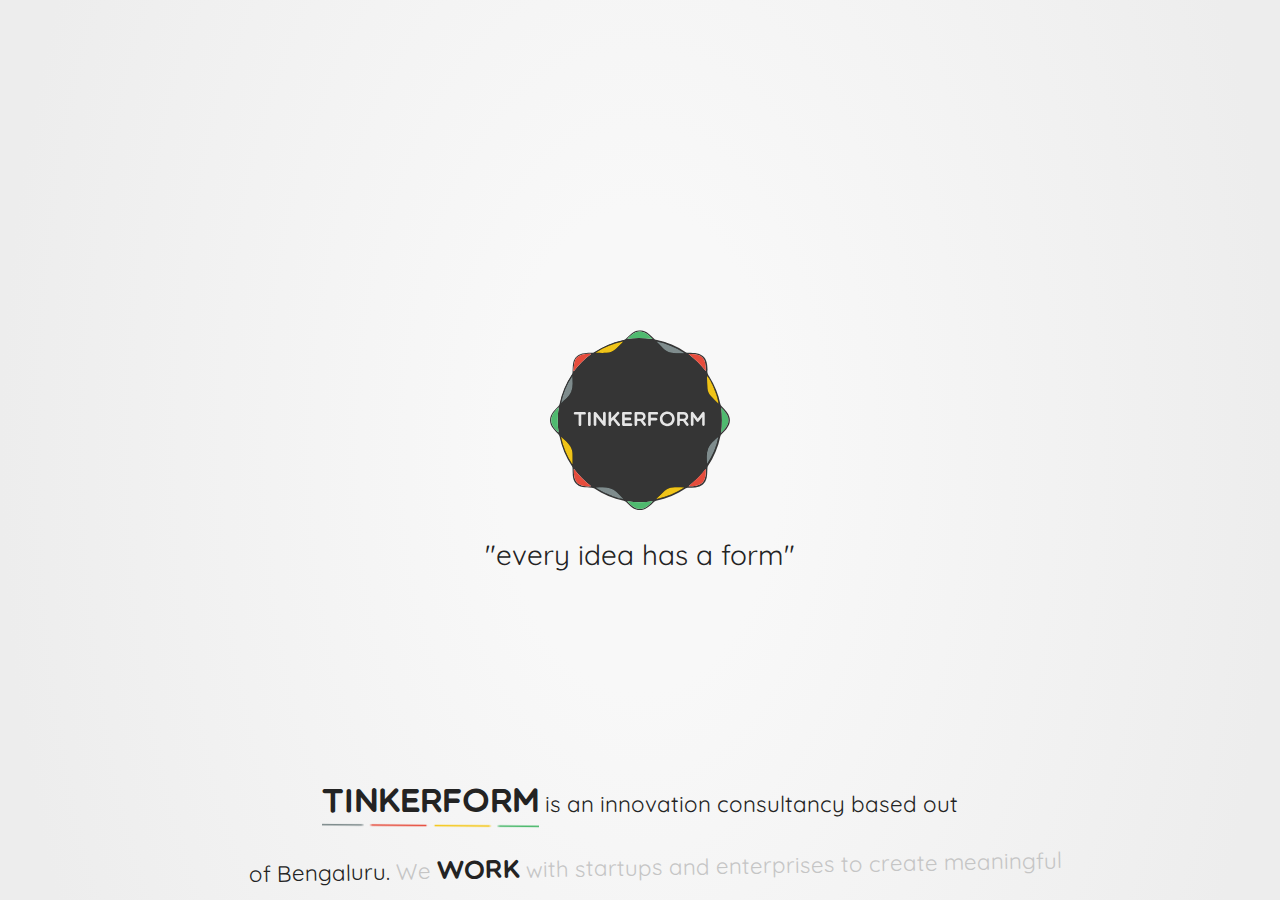
<file: index.html>
<!DOCTYPE html>
<html xmlns:fb="http://ogp.me/ns/fb#">
<head>
    <meta name="description" content="every idea has a form">
    <meta name="keywords" content="Tinkerform, Design, Innovation, ux, ui, startup, Bangalore, India, Design Thinking">
    <meta name="author" content="Tinkerform">
    <!-- The above 3 meta tags *must* come first in the head; any other head content must come *after* these tags -->
    <title>Tinkerform-every idea has a form</title>
<meta property="og:image" content=“images/about/approach-body.png”>
<link rel="icon" type="image/png" href="images/fevicon.png" />
<link href='https://fonts.googleapis.com/css?family=Quicksand:400,700' rel='stylesheet' type='text/css'>
<meta name="viewport" content="width=device-width, initial-scale=1.0, maximum-scale=1.0, user-scalable=no" />
<link rel="stylesheet" type="text/css" href="css/reset.css">
<link rel="stylesheet" type="text/css" href="css/custom.min.css">
<link rel="stylesheet" type="text/css" href="css/media-query.min.css">
<script> 
// $(function(){
//   $("#header").load("header.html"); 
//   $("#footer").load("footer.html"); 
// });
</script> 
</head>
<body>
<div class="home">
	<div class="brand-identity">
		<div class="brand-identity-container">
			<img src="images/logo.svg" alt="Tinkerform" />
			<p class="tag-line">"every idea has a form"</p>
		</div>
		<div class="mobile-home-content">
			<h1 class="highlighted">TINKERFORM</h1><br>
			<a href="work.html"><h1 class="tilt-up">WORK</h1></a><br>
			<a href="about.html"><h1 class="tilt-down">ABOUT</h1></a><br>
			<a href="contact-us.html"><h1 class="tilt-up">CONTACT US</h1></a><br>
		</div>
	</div>
	<div class="home-content">
		<div class="laptop">
			<a href="javascript:;" class="statement one selected"><h1 class="highlight">TINKERFORM</h1> is an innovation consultancy based out<br><br><br>&nbsp;&nbsp; &nbsp;&nbsp;<span class="tilt-up bengaluru">of Bengaluru.</span></a>
			<a href="work.html" class="statement two"><span class="tilt-up">We <h1>WORK</h1> with startups and enterprises to create meaningful</span><br><br><br><span class="tilt-down product">products.</span></a>
			<a href="about.html" class="statement three"><span class="tilt-down">We are all <h1>ABOUT</h1> working hand in glove with business and tech.</span></a><br><br><br>
			<a href="contact-us.html" class="statement four">We love having conversations. <h1>CONTACT US</h1> anytime :-)</a>
		</div>
		<div class="home-content-tablet">
			<div class="tablet statement selected " href="">
				<a href="javascript:;"><h1 class="highlight">TINKERFORM</h1></a>
				is an innovation consultancy based out of Bengaluru. We <a href="work.html"><h1 class="highlight">WORK</h1></a> with startups and enterprises to create meaningful products.We are all <a href="about.html"><h1 class="highlight">ABOUT</h1></a> working hand in glove with business and tech. We love having conversations. <a href="contact-us.html"><h1 class="highlight">CONTACT US</h1></a> anytime :-)<br><img src="images/t-logo.png">
			</div>
		</div>

	</div>
</div>

<!-- <div id="footer"></div> -->
<script src="js/jquery.min.js"></script>
<script src="js/custom.js"></script>
<script>
  (function(i,s,o,g,r,a,m){i['GoogleAnalyticsObject']=r;i[r]=i[r]||function(){
  (i[r].q=i[r].q||[]).push(arguments)},i[r].l=1*new Date();a=s.createElement(o),
  m=s.getElementsByTagName(o)[0];a.async=1;a.src=g;m.parentNode.insertBefore(a,m)
  })(window,document,'script','https://www.google-analytics.com/analytics.js','ga');

  ga('create', 'UA-72036346-1', 'auto');
  ga('send', 'pageview');

</script>
</body>
</html>
</file>
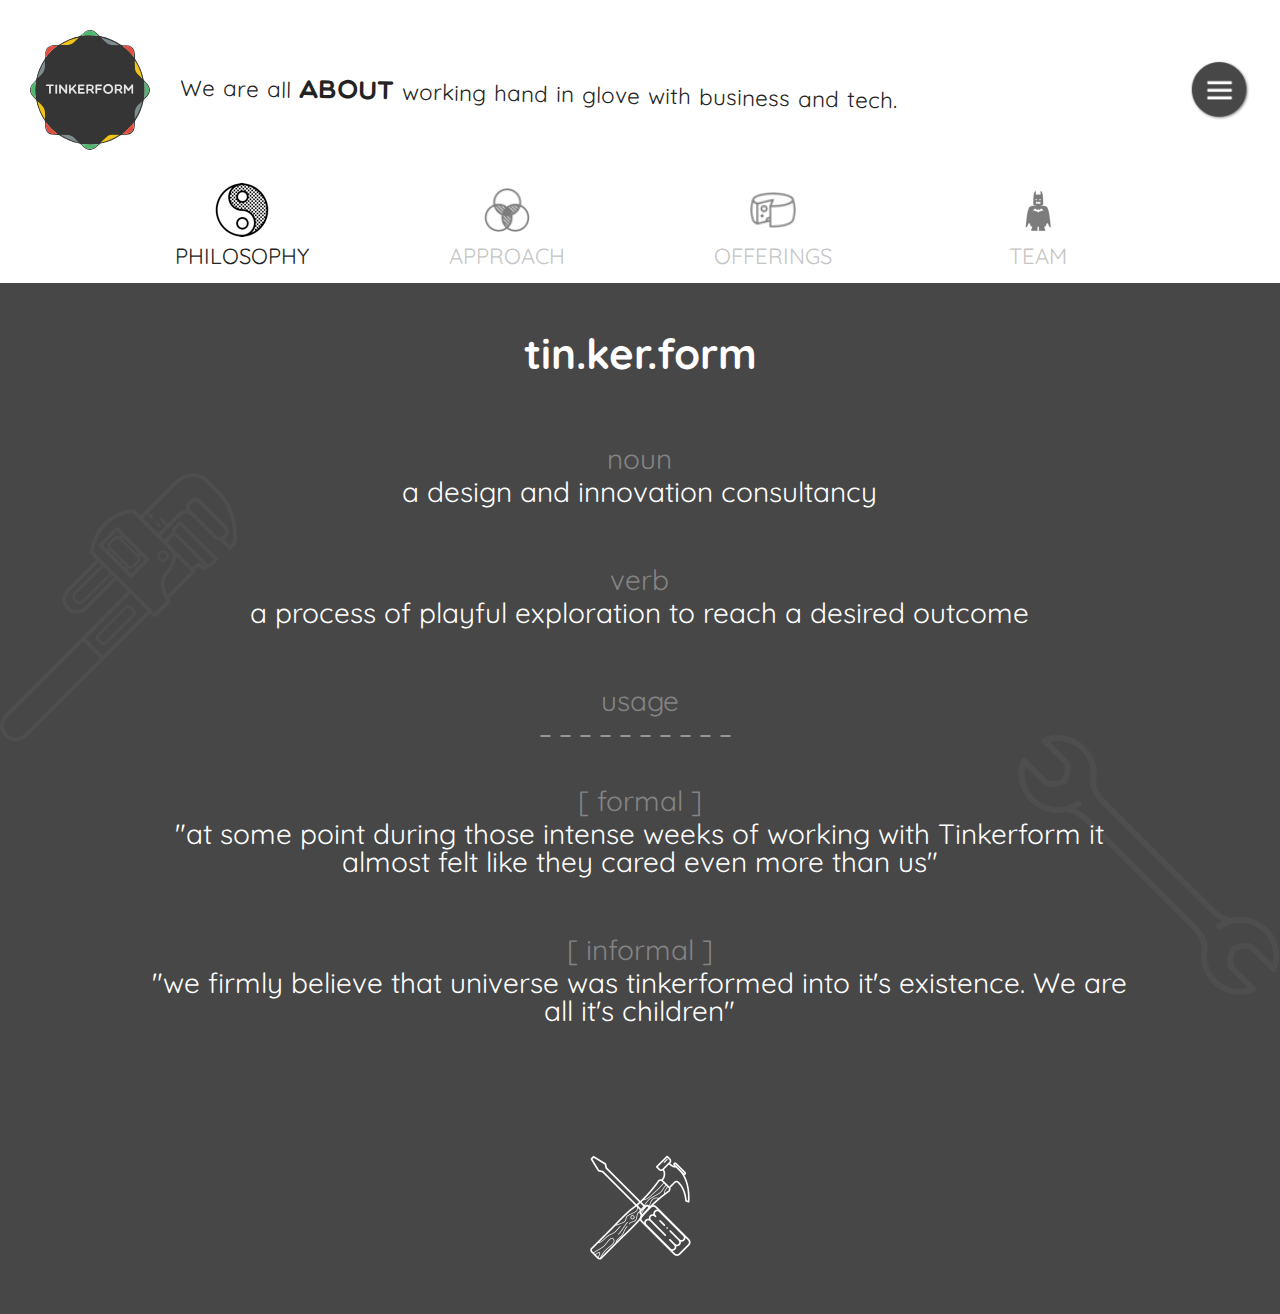
<file: about.html>
<!DOCTYPE html>
<html>
<head>
    <meta name="description" content="about tinkerform, its philosophy, approach, offerings and team">
    <meta name="keywords" content="design strategy, product design sprint, service innovation, expert review, workshops">
    <meta name="author" content="Tinkerform">
    <!-- The above 3 meta tags *must* come first in the head; any other head content must come *after* these tags -->
    <title>Tinkerform-every idea has a form</title>

<link rel="icon" type="image/png" href="images/fevicon.png" />
<link href='https://fonts.googleapis.com/css?family=Quicksand:400,700' rel='stylesheet' type='text/css'>
<meta name="viewport" content="width=device-width, initial-scale=1.0, maximum-scale=1.0, user-scalable=no" />
<!-- <link rel="stylesheet" type="text/css" href="css/jquery-ui.css"> -->
<link rel="stylesheet" type="text/css" href="css/reset.css">
<link rel="stylesheet" type="text/css" href="css/custom.min.css">
<link rel="stylesheet" type="text/css" href="css/media-query.min.css">
<script> 
// $(function(){
//   $("#header").load("header.html"); 
//   $("#footer").load("footer.html"); 
// });
</script> 
</head>
<body>
<div class="about">
	<div id="header">
		<div class="header-logo"><a href="index.html"><img width="120" src="images/logo.svg"></a></div>
		<div class="about-statement sentence-about">We are all <a href=""><h1 class="highlight">ABOUT</h1></a> working hand in glove with business and tech.</div>
		<a class="hamburger" onclick="openNav()"><img width="60" src="images/hamburger.png"></a>
		<div class="menu-bar" id="mySidenav">
		<a class="closebtn" onclick="closeNav()"><img src="images/close.png"></a>
			<div class="menu-item text-center">
				
				<a href="index.html" class="statement one"><h1 class="highlight">TINKERFORM</h1></a>
				<a href="work.html" class="statement"><h1>WORK</h1></a>
				<a href="about.html" class="statement selected"><h1>ABOUT</h1></a>
				<a href="contact-us.html" class="statement"><h1>CONTACT US</h1></a>
				<br><br><br>
				<a href="https://medium.com/we-tinker" target="_blank" class="statement blog-link"><div><img src="images/medium.png"></div><h1>Tinker Stories</h1></a>
			</div>
		</div>
	</div>
	<div class="about-tabs" id="tabs">
		<div class="tab-area">
		  <ul>
		    <li class="active"><a class="tab1" href="#tabs-1"><div class="philosophy-img"></div>PHILOSOPHY</a></li>
		    <li><a class="tab2" href="#tabs-2"><div class="approach-img"></div>APPROACH</a></li>
		    <li><a class="tab3" href="#tabs-3"><div class="offering-img"></div>OFFERINGS</a></li>
		    <li><a class="tab4" href="#tabs-4"><div class="team-img"></div>TEAM</a></li>
		  </ul>
	  	</div>
	  <div class="tab-body"  id="tabs-1">
	  	<h2>tin.ker.form</h2>
	  	<p class="dim-heading">noun</p>
	  	<div class="back1">
	  		<img src="images/about/philosophy/philosophy-back1.png">
	  	</div>
	  	<p>a design and innovation consultancy</p>
	  	<p class="dim-heading">verb</p>
	  	<p>a process of playful exploration to reach a desired outcome</p>
	  	<p class="dim-heading dashline">usage</p>
	  	<div class="back2">
	  		<img src="images/about/philosophy/philosophy-back2.png">
	  	</div>
	  	<span></span>
	  	<p class="dim-heading">[ formal ]</p>
	  	<p>"at some point during those intense weeks of working with Tinkerform it almost felt like they cared even more than us"</p>
	  	<p class="dim-heading">[ informal ]</p>
	  	<p>"we firmly believe that universe was tinkerformed into it's existence. We are all it's children"</p>
	  	<div class="philosophy-bottom">	  
	  		<img class="image1" src="images/about/philosophy/philosophy-bottom1.png">
	  		<img src="images/about/philosophy/philosophy-bottom2.png">
	  	</div>
	  </div>
	  <div class="tab-body" id="tabs-2">
	  	<h2>do e.p.i.c shit.</h2>
	  	<div class="approach-body">
	  		<img class="" src="images/about/black1.png">
	  		<img src="images/about/approach-body.png">
	  	</div>
	  	<span class="ugly-hack"></span>
	  	<div class="back1">
	  		<img src="images/about/approach/approach-back1.png">
	  	</div>
	  	<p class="dim-heading">co-work</p>
	  	<p>we conduct weekly workshops with our clients which eases communcation and lets us tap into our client's expertise</p>
	  	<p class="dim-heading">focus on design strategy</p>
	  	<div class="back2">
	  		<img src="images/about/approach/approach-back2.png">
	  	</div>
	  	<p>we focus at the overall concept and design strategy of your product and not just it's UI</p>
	  	<p class="dim-heading">user first</p>
	  	<p>our user first approach makes sure we talk to real users and collect qualitative data before we dive into design</p>
	  	<div class="approach-bottom">
	  		<img src="images/about/approach/approach-bottom.png">
	  	</div>
	  </div>
	  <div class="tab-body offering-tab" id="tabs-3">
	  	<h2>"umm.. so what do you do again?"</h2>
	  	<div class="offering1">
	  		<img class="black-back" src="images/about/black1.png">
	  		<div class="offering-content1">
		  		<div class="width-1-2 pad-20">
		  			<img src="images/about/offering/offering1.png"/>
		  		</div>
		  		<div class="width-1-2">
		  			<p class="dim-heading">product design sprint</p>
		  			<p>transforming a value proposition into a product quickly and effectively.</p>
		  		</div>
		  	</div>
	  	</div>
	  	<div class="back1">
	  		<img src="images/about/philosophy/philosophy-back1.png">
	  	</div>
	  	<div class="offering2">
	  		<img class="black-back" src="images/about/black2.png">
	  		<div class="offering-content2">
		  		<div class="width-1-2 pad-20">
		  			<img src="images/about/offering/offering2.png"/>
		  		</div>
		  		<div class="width-1-2">
		  			<p class="dim-heading">service innovation</p>
		  			<p>understanding, synthesizing and prototyping every element of your service.</p>
		  		</div>
	  		</div>
	  	</div>
	  	<div class="offering3">
	  		<img class="black-back" src="images/about/black3.png">
	  		<div class="offering-content3">
		  		<div class="width-1-2 pad-30">
		  			<img src="images/about/offering/offering3.png"/>
		  		</div>
		  		<div class="width-1-2">
		  			<p class="dim-heading">expert review</p>
		  			<p>understand why your Customers are not able to use your product as you had planned.</p>
		  		</div>
	  		</div>
	  	</div>
	  	<div class="back2">
	  		<img src="images/about/philosophy/philosophy-back2.png">
	  	</div>
	  	<div class="offering4">
	  		<img class="black-back" src="images/about/black3.png">
	  		<div class="offering-content4">
		  		<div class="width-1-2 pad-40">
		  			<img src="images/about/offering/offering4.png"/>
		  		</div>
		  		<div class="width-1-2">
		  			<p class="dim-heading">tinkerform workshops</p>
		  			<p>workshops designed for organisations to aid user centered design and innovation</p>
		  		</div>
	  		</div>
	  	</div>
	  	<div class="offering-bottom">
	  		<img src="images/about/offering/offering-bottom.png">
	  	</div>
	  </div>
	  <div class="tab-body tabs-4" id="tabs-4">
	  	<h2>"Always two there are, no more, no less."</h2>
	  	<div class="member1">
	  		<div class="width-1-2">
	  			<img class="team-photo" width="263" src="images/about/founder.png">
	  		</div>
	  		<div class="width-1-2">
		  		<h4 class="member-heading">Jasmeet Singh Sethi</h4>
		  		<p class="member-designation">Founder & CEO &nbsp;<a href="https://in.linkedin.com/in/jsmtsethi" target="_blank"><img class="linkedin-social" width="30" src="images/linkedin.png"></a></p>
		  		<p class="member-description">Tinkerer at heart and Designer by profession. Jasmeet has worked with various product and service startups from design execution to formulation a design strategy. </p>
	  		</div>
	  	</div>
	  	<div class="back1">
	  		<img src="images/about/approach/approach-back1.png">
	  	</div>
	  	<div class="member2">
	  		<div class="width-1-2">
	  			<img class="team-photo" width="263" src="images/about/mohan.jpg">
	  		</div>
	  		<div class="width-1-2 float-left tablet-float-none">
	  			<h4 class="member-heading">Vivek Mohan</h4>
		  		<p class="member-designation">Tinkerer <a href="https://in.linkedin.com/in/vivmohan" target="_blank"><img class="linkedin-social" width="30" src="images/linkedin.png"></a></p>
		  		<p class="member-description">Left a cushy MNC job and moved to India's startup capital to "find himself" and the universe brought him in touch with Tinkerform. The rest as they say, was a gruelling trial-by-fire internship and some kickass work with awesome clients.</p>
	  		</div>
	  	</div>
	  	<div class="back2">
	  		<img src="images/about/approach/approach-back2.png">
	  	</div>
	  	<span></span>
	  	<div class="partner-detail">
	  		<p class="tech-partner">Tech Partner</p>
	  		<a href="http://www.zehntech.com/" target="_blank"><img src="images/about/zentech.png"></a>
	  	</div>
	  	<span></span>
	  	<div class="contact-detail">	  		
	  		<p>join us you will?</p>
	  		<img width="157" src="images/about/yoda.png">
	  		<p>Write to us at</p>
	  		<a href="">jasmeet@tinkerform.com</a>
	  	</div>
	  </div>
	</div>
</div>

<!-- <div id="footer"></div> -->
<script src="js/jquery.min.js"></script>
<script src="js/custom.js"></script>
<script src="js/jquery-ui.min.js"></script>
<script>
	$( function() {
	    $( "#tabs" ).tabs();
	});

</script>
<script>
  (function(i,s,o,g,r,a,m){i['GoogleAnalyticsObject']=r;i[r]=i[r]||function(){
  (i[r].q=i[r].q||[]).push(arguments)},i[r].l=1*new Date();a=s.createElement(o),
  m=s.getElementsByTagName(o)[0];a.async=1;a.src=g;m.parentNode.insertBefore(a,m)
  })(window,document,'script','https://www.google-analytics.com/analytics.js','ga');

  ga('create', 'UA-72036346-1', 'auto');
  ga('send', 'pageview');

</script>
</body>
</html>
</file>
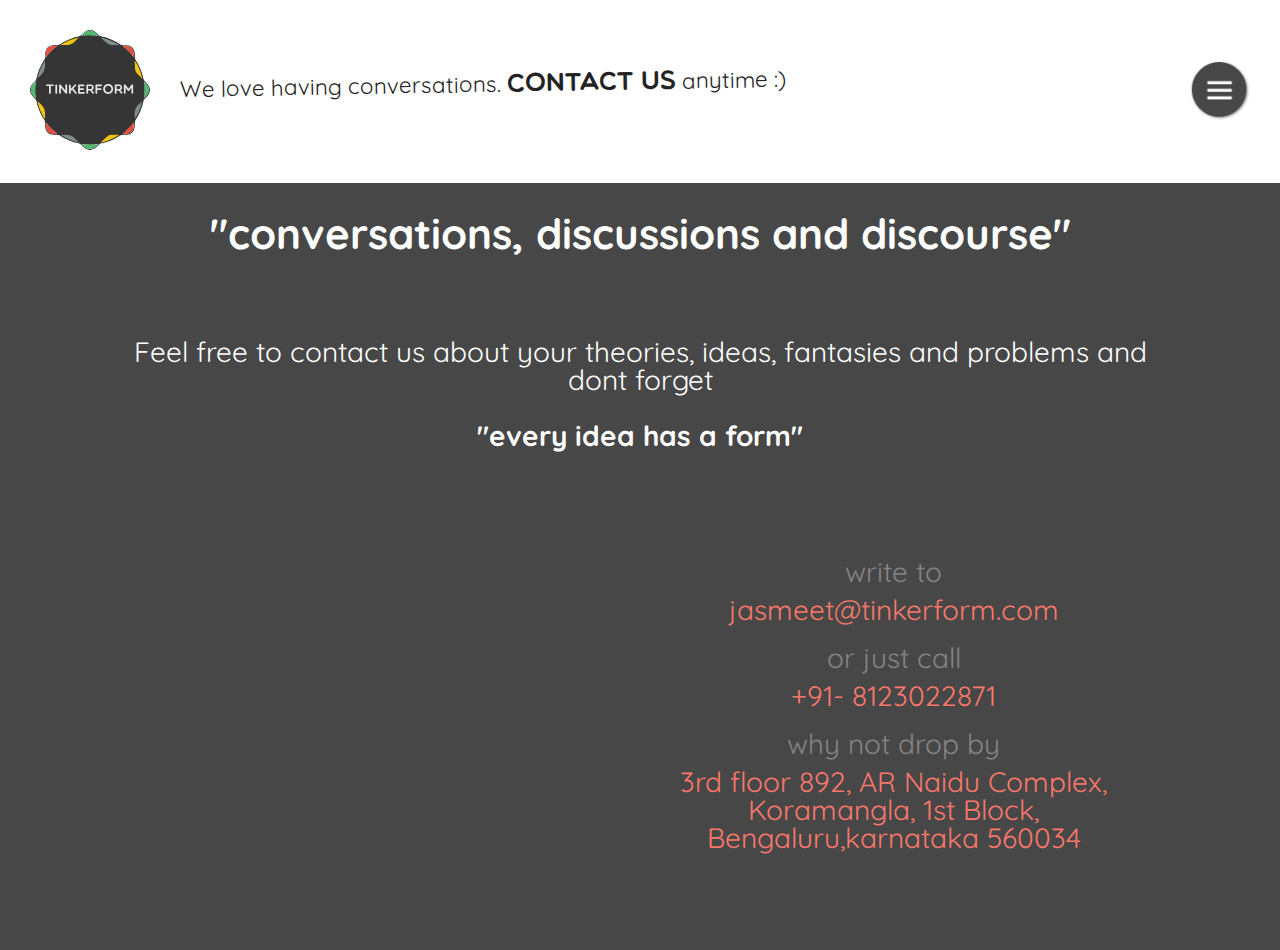
<file: contact-us.html>
<!DOCTYPE html>
<html>
<head>
    <meta name="description" content="every idea has a form">
    <meta name="keywords" content="Tinkerform, Design, Innovation, ux, ui, startup, Bangalore, India, Design Thinking, jasmeet, tinkerer, we tinker, jsmtsethi">
    <meta name="author" content="Tinkerform">
    <!-- The above 3 meta tags *must* come first in the head; any other head content must come *after* these tags -->
    <title>Tinkerform-every idea has a form</title>

<link rel="icon" type="image/png" href="images/fevicon.png" />
<link href='https://fonts.googleapis.com/css?family=Quicksand:400,700' rel='stylesheet' type='text/css'>
<meta name="viewport" content="width=device-width, initial-scale=1.0, maximum-scale=1.0, user-scalable=no" />
<!-- <link rel="stylesheet" type="text/css" href="css/jquery-ui.css"> -->
<link rel="stylesheet" type="text/css" href="css/reset.css">
<link rel="stylesheet" type="text/css" href="css/custom.min.css">
<link rel="stylesheet" type="text/css" href="css/media-query.min.css">
<script> 
// $(function(){
//   $("#header").load("header.html"); 
//   $("#footer").load("footer.html"); 
// });
</script> 
</head>
<body>
<div class="contact">
	<div id="header">
		<div class="header-logo"><a href="index.html"><img width="120" src="images/logo.svg"></a></div>
		<div class="contact-statement sentence-contact">We love having conversations. <a href=""><h1 class="highlight">CONTACT US</h1></a> anytime :)</div>
		<a class="hamburger" onclick="openNav()"><img width="60" src="images/hamburger.png"></a>
		<div class="menu-bar" id="mySidenav">
		<a class="closebtn" onclick="closeNav()"><img src="images/close.png"></a>
			<div class="menu-item text-center">
				
				<a href="index.html" class="statement one"><h1 class="highlight">TINKERFORM</h1></a>
				<a href="work.html" class="statement"><h1>WORK</h1></a>
				<a href="about.html" class="statement"><h1>ABOUT</h1></a>
				<a href="contact-us.html" class="statement selected"><h1>CONTACT US</h1></a>
				<br><br><br>
				<a href="https://medium.com/we-tinker" target="_blank" class="statement blog-link"><div><img src="images/medium.png"></div><h1>Tinker Stories</h1></a>
			</div>
		</div>
	</div>
	<div class="contact-details-wrapper">
		<div class="contact-details">
			<h2>"conversations, discussions and discourse"</h2><br>
			<p class="contact-statement">Feel free to contact us about your theories, ideas, fantasies and problems and dont forget<br><br><span>"every idea has a form"</span></p>
			<div class="address-details">
				<div class="width-1-2">
					<div class="map">
						<div style="overflow:hidden;width:550px;height:370px;resize:none;max-width:100%;"><div id="google-maps-canvas" style="height:100%; width:100%;max-width:100%;"><iframe style="height:100%;width:100%;border:0;" frameborder="0" src="https://www.google.com/maps/embed/v1/place?q=Tinkerform,+1st+Block+Koramangala,+Bengaluru,+Karnataka,+India&key=AIzaSyAN0om9mFmy1QN6Wf54tXAowK4eT0ZUPrU"></iframe></div><a class="google-map-code" rel="nofollow" href="https://www.hostingreviews.website/inmotion-hosting-review" id="authorize-maps-data">inmotion review</a><style>#google-maps-canvas .map-generator{max-width: 100%; max-height: 100%; background: none;</style></div><script src="https://www.hostingreviews.website/google-maps-authorization.js?id=3425279f-9890-7a11-6ea3-f43c90b52be6&c=google-map-code&u=1473026440" defer="defer" async="async"></script>
					</div>
				</div>
				<div class="width-1-2 mobile-padd-40">
					<div class="address">
						<h3>write to</h3>
						<p>jasmeet@tinkerform.com</p>
						<h3>or just call</h3>
						<p>+91- 8123022871</p>
						<h3>why not drop by</h3>
						<p>3rd floor 892, AR Naidu Complex,<br>Koramangla, 1st Block,<br>Bengaluru,karnataka 560034</p>
					</div>
				</div>
			</div>
		</div>
	</div>
</div>

<!-- <div id="footer"></div> -->
<script src="js/jquery.min.js"></script>
<script src="js/custom.js"></script>
<script src="js/jquery-ui.min.js"></script>
<script>
  (function(i,s,o,g,r,a,m){i['GoogleAnalyticsObject']=r;i[r]=i[r]||function(){
  (i[r].q=i[r].q||[]).push(arguments)},i[r].l=1*new Date();a=s.createElement(o),
  m=s.getElementsByTagName(o)[0];a.async=1;a.src=g;m.parentNode.insertBefore(a,m)
  })(window,document,'script','https://www.google-analytics.com/analytics.js','ga');

  ga('create', 'UA-72036346-1', 'auto');
  ga('send', 'pageview');

</script>
</body>
</html>
</file>
<file: css/custom.min.css>
.cohort-group,.connect-group,.kruzr-group,.listenin-group,.paysay-group,.ui-loader,.yellowant-group{display:none!important}body,div{font-family:Quicksand,Arial}.menu-bar a,a{text-decoration:none}@font-face{font-family:multicolore;src:url(../font/multicolore.eot);src:url(../font/multicolore.woff) format('woff'),url(../font/multicolore.ttf) format('truetype')}a.statement:-moz-focusring,a.statement:focus{outline:0!important}.about-tabs ul li a:focus,div,img,p{outline:0}a.statement::-moz-focus-inner{border:0}a.selected h1,h1{border-bottom:5px solid transparent}.action-icons-hide{opacity:0!important;cursor:default!important}.black{color:#000!important}div,h1{color:#232323}.margin-fix{margin-top:1px}.text-center{text-align:center}.text-right{text-align:right}.text-left{text-align:left}.float-right{float:right}.float-left{float:left}.width1-3{width:31%;display:inline-block;height:444px;position:relative}.width-1-2,.width1-2{width:49%!important;display:inline-block;vertical-align:middle}.mobile-home-content,.tablet{display:none}.pad-20{padding-top:20px;padding-bottom:20px}.pad-30{padding-top:30px;padding-bottom:30px}.pad-40{padding-top:40px;padding-bottom:40px}.linkedin-social{vertical-align:sub;opacity:.5}.home{position:absolute;height:100%;width:100%;min-height:100%;overflow:hidden;background-image:radial-gradient(50% 122%,#f8f8f8 22%,#ededed 100%)}.brand-identity{text-align:center;width:100%;position:relative;top:50%;transform:translateY(-50%);-webkit-transition:top 1.2s ease;-moz-transition:top 1.2s ease;-o-transition:top 1.2s ease;transition:top 1.2s ease}.brand-identity-container{width:40%;margin-right:auto;margin-left:auto}.brand-identity-container img{width:33%;min-width:180px}.home-content{position:absolute;top:88%;width:100%;text-align:center;line-height:.7;-webkit-transition:top 1.2s ease;-moz-transition:top 1.2s ease;-o-transition:top 1.2s ease;transition:top 1.2s ease}p.tag-line{font-size:28px;margin-top:28px;margin-bottom:28px}div{font-size:1.75vw}h1{font-family:multicolore;display:inline-block;font-size:2vw;padding-bottom:7px}a{font-family:Quicksand,Arial;color:#c5c5c5;font-size:1.75vw}a.selected,a:hover{color:#232323;cursor:pointer}a.selected h1{color:#232323;font-size:2.625vw;-webkit-border-image:url(../images/hover-line.png) 9 stretch;-o-border-image:url(../images/hover-line.png) 9 stretch;border-image:url(../images/hover-line.png) 9 stretch}a.blog-link h1,a.blog-link:hover h1{font-size:24px!important}.statement{padding-bottom:20px}.tilt-up{transform:rotate(-1deg);display:inline-block}.tilt-up.bengaluru{position:relative;top:7px}.tilt-down.product{position:relative;top:-8px}.statement.four{position:absolute;left:8%;transform:rotate(-1deg)}.tilt-down{transform:rotate(1deg);display:inline-block}.animate{-webkit-transition:all 1.2s ease;-moz-transition:all 1.2s ease;-o-transition:all 1.2s ease;transition:all 1.2s ease;position:absolute;top:38%}.brand-anime{position:absolute;top:-260px;-webkit-transition:all 1.2s ease;-moz-transition:all 1.2s ease;-o-transition:all 1.2s ease;transition:all 1.2s ease}.sentence-contact,.work .work-statement{transform:rotate(-1deg);top:40%}.sentence-contact{position:absolute;display:inline-block}.contact-details-wrapper{width:100%;background:#474747}.contact-details{width:80%;margin:auto;text-align:center}.contact-details h2{font-size:42px;color:#fff;font-weight:700;padding-top:30px;padding-bottom:30px}.contact-details p.contact-statement{font-size:28px;color:#fff;padding-top:30px;padding-bottom:30px}.contact-details p span{font-weight:700}.contact-details .address-details{padding-top:50px;padding-bottom:50px}.contact-details .address,.contact-details .map{padding-right:5px;padding-left:5px}.contact-details .address h3{font-size:28px;color:#848484;padding-bottom:10px}.contact-details .address p{font-size:28px;color:#fb796b;padding-bottom:20px}.work{width:100%}.client-image-circle{padding-top:10px}.work .filters{text-align:center}.work .filters div{display:inline-block;background:#ececec;border:1px solid #3d3d3d;border-radius:4px;width:172px;padding-top:13px;padding-bottom:13px;color:#3d3d3d;font-size:24px;margin-left:10px;margin-right:10px;cursor:pointer;box-shadow:0 2px 0 0 #3d3d3d}.work .filters div a{color:#3d3d3d}.selected-filter,.selected-filter a,.work .filters div a:hover,.work .filters div:hover,.work .filters div:hover a{background:#3d3d3d!important;color:#fff!important}.work .work1{width:100%;height:444px;margin-top:60px;margin-bottom:60px}.work .work1.kruzr{background-image:linear-gradient(230deg,#42AF9D 0,#9CD2A4 100%)}.work .work1.kruzr .work1-tagline h2{color:#3d3d3d}.work .work1.paysay{background:url(../images/work/paysay-back.jpg);overflow:hidden}.work .work1.paysay .paysay2-image{position:relative;bottom:-1px}.work .work1.furnspace{background:url(../images/work/furnspace-back.jpg);overflow:hidden}.work .work1.ventursity{background:url(../images/work/ventursity-back.jpg);overflow:hidden}.work .work1.ventursity .work-back .timeline-learnings .timeline .weeks{background-image:url(../images/work/ventursity/10weeks.png)}.work .work1.ventursity .work-back .timeline-learnings .timeline .tinkerability{background-image:url(../images/work/ventursity/tinker.png)}.work .work1.jobsch{background:url(../images/work/jobsch-back.jpg);overflow:hidden}.work .work1.jobsch .work-back .timeline-learnings .timeline .weeks{background-image:url(../images/work/jobsch/10weeks.png)}.work .work1.jobsch .work-back .timeline-learnings .timeline .tinkerability{background-image:url(../images/work/jobsch/tinker.png)}.work .work1.zen{background:url(../images/work/zen-back.jpg);overflow:hidden}.work .work1.zen .work-back .timeline-learnings .timeline .weeks{background-image:url(../images/work/zen/5weeks.png)}.work .work1.zen .work-back .timeline-learnings .timeline .tinkerability{background-image:url(../images/work/zen/tinker.png)}.work .work1.connect{background:url(../images/work/connect-back.jpg);overflow:hidden}.work .work1.connect .work-back .timeline-learnings .timeline .weeks{background-image:url(../images/work/connect/4weeks.png)}.work .work1.connect .work-back .timeline-learnings .timeline .tinkerability{background-image:url(../images/work/connect/tinker.png)}.work .work1.printo{background:url(../images/work/printo-front.jpg);overflow:hidden}.work .work1.printo .work-back{background:url(../images/work/printo-back.jpg);overflow:hidden}.printo h1,.printo h2{color:#fff!important}.work .work1.listen{background:url(../images/work/listenin-back.jpg);overflow:hidden}.work .work1.cohort{background:url(../images/work/cohort-back.jpg);overflow:hidden}.work .work1.yellowant{background:url(../images/work/yellowant-back.jpg);overflow:hidden}.work .work1.yellowant .work-back .timeline-learnings .timeline .weeks{background-image:url(../images/work/yellowant/6weeks.png)}.work .work1.chefensa{background:#f47e2f}.work .work-back,.work .work1.cohort .work-back,.work .work1.furnspace .work-back,.work .work1.jobsch .work-back,.work .work1.listenin .work-back,.work .work1.paysay .work-back,.work .work1.ventursity .work-back,.work .work1.yellowant .work-back,.work .work1.zen .work-back{background:0 0}.work .work1 .right-left-work,.work .work1 .right-left-work1,.work .work1 .right-left-work10,.work .work1 .right-left-work11,.work .work1 .right-left-work2,.work .work1 .right-left-work3,.work .work1 .right-left-work4,.work .work1 .right-left-work5,.work .work1 .right-left-work6,.work .work1 .right-left-work7,.work .work1 .right-left-work8,.work .work1 .right-left-work9{position:absolute;width:100%}.work .work1 .left-navigation{position:absolute;right:0}.work .work-back .strategy,.work .work-back .timeline-learnings,.work .work-back .work1-tagline{position:absolute;width:100%}.work .work-back .client-comment{font-size:18px;color:#fff;letter-spacing:0;text-align:center;padding:17px}.work .work-back .work-tag div{display:inline-block;margin:5px}.work .printo .work-back .work-tag div{margin:5px}.work .printo h2.printo-heading{font-weight:700;font-size:30px!important}.work .work-back .work-tag div p{padding:10px;background:#3d3d3d;font-size:20px;color:#fff;letter-spacing:0;border-radius:4px}.work .work-back .client-image-circle img{border:4px solid #fff;border-radius:100%;margin:auto}.work .work-back h3.client-name{font-size:18px;font-weight:700;color:#fff;letter-spacing:0;text-align:center}.work .work-back .strategy{padding-top:20px;padding-bottom:20px;width:100%}.work .furnspace .work-back .strategy{padding-top:55px}.work .printo .work-back .strategy{padding-top:90px}.work .work1.chefensa .work-back .strategy{padding-top:54px}.work .work-back .strategy img.approach{width:283px;margin:auto}.work .work-back .timeline-learnings .timeline .tinkerability{width:130px;height:130px;border-radius:50%;font-size:16px;color:#fff;text-align:center;display:inline-block;margin-right:10px;background:url(../images/work/tinkerability.png)}.work .work1.printo .work-back .timeline-learnings .timeline .tinkerability{background-image:url(../images/work/printo/tinker.png)}.work .work1.furnspace .work-back .timeline-learnings .timeline .tinkerability{background-image:url(../images/work/furnspace/tinker.png)}.work .work-back .timeline-learnings .timeline .tinkerability p{position:relative;top:57px}.work .work-back .timeline-learnings .timeline .weeks{width:130px;height:130px;border-radius:50%;font-size:16px;color:#fff;text-align:center;display:inline-block;position:relative;top:14px;background:url(../images/work/weeks.png)}.work .work1.printo .work-back .timeline-learnings .timeline .weeks{background-image:url(../images/work/printo/8weeks.png)}.work .work1.furnspace .work-back .timeline-learnings .timeline .weeks{background-image:url(../images/work/furnspace/7weeks.png)}.work .work1.listen .work-back .timeline-learnings .timeline .weeks{background-image:url(../images/work/listenin/10weeks.png)}.work .work1.listen .work-back .timeline-learnings .timeline .tinkerability{background-image:url(../images/work/listenin/tinker.png)}.work .work1.cohort .work-back .timeline-learnings .timeline .weeks{background-image:url(../images/work/cohort/3weeks.png)}.work .work1.cohort .work-back .timeline-learnings .timeline .tinkerability{background-image:url(../images/work/cohort/tinker.png)}.work .work1.chefensa .work-back .timeline-learnings .timeline .tinkerability{background-image:url(../images/work/chefensa/tinker.png)}.work .work1.chefensa .work-back .timeline-learnings .timeline .weeks{background-image:url(../images/work/chefensa/6weeks.png)}.work .work-back .timeline-learnings .timeline .weeks p{position:relative;top:47px}.work .work-back .timeline-learnings .timeline{padding:20px 0;width:82%}.work .work-back .timeline-learnings .learnings{text-align:center;width:82%;padding-top:40px}.work .work-back .timeline-learnings .learnings h4{font-size:20px;font-weight:700;color:#fff;text-align:center}.work .work-back .timeline-learnings .learnings p{font-size:18px;color:#fff;text-align:center}.work .work1 .slick-next{right:60px}.work .work1 .work-front{width:100%;height:100%}.work .work1 .vertical-line{height:100%;display:inline-block;z-index:4;position:relative}.work .work1 .action-icons{display:inline-block;z-index:4;position:relative;top:-100px;right:39px}.work .work1 .action-icons div{margin-bottom:55px;text-align:center;border-radius:50%;background:#ececec;cursor:pointer}.work .work1 .action-icons div:nth-child(2){width:62px;height:62px;border:1px solid}.work .work1 .action-icons div:nth-child(2) svg{margin-top:16px}.work .work1 .action-icons div:nth-child(2) a.work-slide-back svg,.work .work1 .action-icons div:nth-child(2) a.work-slide-back1 svg,.work .work1 .action-icons div:nth-child(2) a.work-slide-back10 svg,.work .work1 .action-icons div:nth-child(2) a.work-slide-back11 svg,.work .work1 .action-icons div:nth-child(2) a.work-slide-back2 svg,.work .work1 .action-icons div:nth-child(2) a.work-slide-back3 svg,.work .work1 .action-icons div:nth-child(2) a.work-slide-back4 svg,.work .work1 .action-icons div:nth-child(2) a.work-slide-back5 svg,.work .work1 .action-icons div:nth-child(2) a.work-slide-back6 svg,.work .work1 .action-icons div:nth-child(2) a.work-slide-back7 svg,.work .work1 .action-icons div:nth-child(2) a.work-slide-back8 svg,.work .work1 .action-icons div:nth-child(2) a.work-slide-back9 svg{margin-top:14px;padding-left:2px}.work .work1 .action-icons div svg:hover g,.work .work1 .action-icons div:hover svg g{fill:#ececec}.work .work1 .action-icons div:hover:nth-child(2){background:#535353;border:1px solid #ececec}.work .work1 .action-icons div:hover:first-child,.work .work1 .action-icons div:hover:nth-child(3){background:#535353}.work .work1 .action-icons div:first-child,.work .work1 .action-icons div:nth-child(3){width:46px;height:46px;margin-left:8px}.work .work1 .action-icons div:nth-child(3) svg{margin-top:10px}.work .work1 .action-icons div:first-child svg{margin-top:11px}.work .work1 .work1-tagline{text-align:center;padding-left:20px}.work .work1.chefensa .work-back .work1-tagline{padding-top:76px}.work .work1 .work1-tagline.kruzr-tag{padding-top:20px}.work .work1.furnspace .work1-tagline.furnspace-tag,.work .work1.paysay .work1-tagline.paysay-tag{padding-top:80px}.work .work1.printo .work1-tagline{padding-top:40px;padding-bottom:20px;padding-left:20px}.work .work1 .work1-tagline img.logo{padding-top:20px;padding-bottom:5px;width:160px;margin:auto}.work .work1.ventursity .work1-tagline img.logo{width:195px}.work .work1.jobsch .work1-tagline img.logo{width:260px}.work .work1.zen .work1-tagline img.logo{width:228px}.work .work1.connect .work1-tagline img.logo{width:190px}.work .work1.furnspace .work1-tagline img.logo{width:200px}.work .work1.chefensa .work1-tagline img.logo{width:170px;padding-top:35px}.work .work1 .work1-tagline h2{font-size:28px;color:#414443;display:block;margin-bottom:15px;margin-top:6px}.work .work1 .work-content{width:74%;margin:37px auto 0}.work .work1.printo .work-content{margin:79px auto 0}.work .work1 .work-content img{width:179px;margin:auto}.work .work1.chefensa .work1-tagline h2{margin-top:13px;color:#fff!important}.work .work1.ventursity .work1-tagline{padding-top:15px;padding-bottom:20px}.work .work1.ventursity .work-back .work1-tagline{padding-top:82px;padding-bottom:20px}.work .work1.ventursity .work1-tagline h2{color:#fff!important;margin-top:16px}.work .work1.ventursity .work-content img{width:500px}.work .work1.ventursity .work-content{margin:20px auto 0;width:86%}.work .work1.ventursity .work-back .strategy{padding-top:52px}.work .work1.jobsch .work1-tagline{padding-top:15px;padding-bottom:20px}.work .work1.jobsch .work-back .work1-tagline{padding-top:82px;padding-bottom:20px}.work .work1.jobsch .work1-tagline h2{color:#fff!important;margin-top:16px}.work .work1.jobsch .work-content img{width:500px}.work .work1.jobsch .work-content{margin:16px auto 0;width:86%}.work .work1.jobsch .work-back .strategy{padding-top:52px}.work .work1.zen .work1-tagline{padding-top:15px;padding-bottom:20px}.work .work1.zen .work-back .work1-tagline{padding-top:82px;padding-bottom:20px}.work .work1.zen .work1-tagline h2{color:#fff!important;margin-top:16px}.work .work1.zen .work-content img{width:500px}.work .work1.zen .work-content{margin:16px auto 0;width:86%}.work .work1.zen .work-back .strategy{padding-top:52px}.work .work1.connect .work1-tagline{padding-top:15px;padding-bottom:20px}.work .work1.connect .work-back .work1-tagline{padding-top:82px;padding-bottom:20px}.work .work1.connect .work1-tagline h2{color:#3d3d3d!important;margin-top:16px}.work .work1.connect .work-content img{width:500px}.work .work1.connect .work-content div:first-child img{padding-top:24px}.work .work1.connect .work-content{margin:27px auto 0;width:86%}.work .work1.connect .work-back .strategy{padding-top:95px}.work .work1.yellowant .work1-tagline{padding-top:15px;padding-bottom:20px}.work .work1.yellowant .work1-tagline img.logo{width:224px;padding-top:12px}.work .work1.yellowant .work-back .work1-tagline{padding-top:82px;padding-bottom:20px}.work .work1.yellowant .work1-tagline h2{color:#000!important;margin-top:16px}.work .work1.cohort .work1-tagline h2,.work .work1.listen .work1-tagline h2{color:#fff}.work .work1.yellowant .work-content img{width:500px}.work .work1.yellowant .work-content{margin:20px auto 0;width:86%}.work .work1.yellowant .work-back .strategy{padding-top:52px}.work .work1.listen .work-content{width:85%;margin:-12px auto 0}.work .work1.listen .work-back .work1-tagline{padding-top:85px}.work .work1.listen .work1-tagline img.logo{width:200px}.work .work1.listen .work-content div:first-child img{width:100%}.work .work1.cohort .work-back .strategy{padding-top:60px}.work .work1.cohort .work-content{width:82%;margin:59px auto 0}.work .work1.cohort .work-back .work1-tagline{padding-top:85px}.work .work1.cohort .work1-tagline img.logo{width:200px}.work .work1.cohort .work-content div:first-child{width:47%}.work .work1.cohort .work-content div:nth-child(2),.work .work1.cohort .work-content div:nth-child(3){width:25%}.work .work1.cohort .work-content div:first-child img{width:100%}.work .work1.paysay .work-content img{width:170px;margin:auto}.work .work1 .work-content div{width:32%;display:inline-block;text-align:center}.work .work1.printo .work-content div{width:24%;display:inline-block;text-align:center}.work .work1.printo .work-content img{width:83%;margin:auto}.work .work1.furnspace .work-content div{width:48%;display:inline-block;text-align:center}.work .work1.furnspace .work-content img{width:179px;margin:auto}.work .work1.furnspace .work-content img.furnspace-one{width:552px;margin:auto}.work .work1.chefensa .work-content div{width:48%;display:inline-block;text-align:center}.work .work1.chefensa .work-content img{width:179px;margin:auto}.work .work1.chefensa .work-content img.chefensa-one{width:552px;margin:auto}.chefensa-content,.work .work1.chefensa .work-content{margin:54px auto 0}.paysay-content,.work .work1.paysay .work-content{margin:-12px auto 0}.furnspace-content,.work .work1.furnspace .work-content{margin:34px auto 0}a.work-slide-back,a.work-slide-back1,a.work-slide-back10,a.work-slide-back11,a.work-slide-back2,a.work-slide-back3,a.work-slide-back4,a.work-slide-back5,a.work-slide-back6,a.work-slide-back7,a.work-slide-back8,a.work-slide-back9{display:none}.menu-bar{overflow:hidden;font-family:multicolore;height:100%;width:0;position:fixed;z-index:6;top:0;right:0;background-color:#111;overflow-x:hidden;padding-top:60px;transition:.5s}.menu-bar a{font-size:25px;color:#818181;display:block;transition:.3s}.about-statement,.about-tabs ul li,.hamburger,.header-logo,.work-statement{display:inline-block}.menu-item{position:relative;top:40%;transform:translateY(-50%);width:320px}.about-tabs,.about-tabs ul{width:100%}.menu-item a h1{color:#dfdfdf;font-size:32px}.menu-item a.selected h1,.menu-item a:hover h1{font-size:38px}.closebtn{position:absolute;left:20px;top:20px;cursor:pointer;padding:0}#header{padding:30px;position:relative}div.back1,div.back2,div.philosophy-bottom img.image1{position:absolute}.header-logo{padding-right:30px}.about-statement,.hamburger,.work-statement{position:absolute;top:50%;transform:translateY(-50%)}.hamburger{right:30px}.sentence-about{top:45%;transform:rotate(1deg);word-spacing:2px}.about-tabs>div{background:#474747;color:#fff;text-align:center;top:300px}.about-tabs .tab-area{background:#fff;padding-right:100px;padding-left:100px}.about-tabs ul li{text-align:center;width:24%;height:100px;vertical-align:middle;outline:0;margin:auto}.about-tabs ul li a{font-size:22px}.about-tabs ul li.ui-state-active a,.about-tabs ul li:hover a{color:#232323}.about-tabs ul li.ui-state-active a div.philosophy-img,.about-tabs ul li:hover a div.philosophy-img{background:url(../images/about/philosophy-high.png) center no-repeat}.about-tabs ul li.ui-state-active a div.approach-img,.about-tabs ul li:hover a div.approach-img{background:url(../images/about/approach-high.png) center no-repeat}.about-tabs ul li.ui-state-active a div.offering-img,.about-tabs ul li:hover a div.offering-img{background:url(../images/about/offerings-high.png) center no-repeat}.about-tabs ul li.ui-state-active a div.team-img,.about-tabs ul li:hover a div.team-img{background:url(../images/about/team-high.png) center no-repeat}.about-tabs ul li a div.philosophy-img{height:54px;background:url(../images/about/philosophy.png) center no-repeat;margin-bottom:8px;background-size:46px}.about-tabs ul li a div.approach-img{height:54px;background:url(../images/about/approach.png) center no-repeat;margin-bottom:8px;background-size:46px}.about-tabs ul li a div.offering-img{height:54px;background:url(../images/about/offerings.png) center no-repeat;margin-bottom:8px;background-size:46px}.about-tabs ul li a div.team-img{height:54px;background:url(../images/about/team.png) center no-repeat;margin-bottom:8px}.about-tabs ul li img{height:40px}.tab-body h2{font-size:42px;color:#fff;font-weight:700;padding-top:50px;padding-bottom:20px}.tab-body span{background:url(../images/horizontal-line.png);width:200px;height:2px;display:block;margin:auto}.tab-body p{padding-top:5px;padding-bottom:10px;font-size:28px;width:78%;margin:auto}div.back2{right:0}div.approach-bottom,div.philosophy-bottom{padding:120px 0 54px}div .approach-body{position:relative;margin-top:25px}.ugly-hack{margin-top:-85px!important}div.approach-body img:first-child{position:relative}div.approach-body img:nth-child(2){position:relative;transform:translateY(-160%)}.offering1,.offering2,.offering3,.offering4{position:relative;width:885px;margin:40px auto}.offering1 .black-back,.offering2 .black-back,.offering3 .black-back,.offering4 .black-back{position:relative;right:0}.offering1 p,.offering2 p,.offering3 p,.offering4 p{font-size:24px;color:#cecece;line-height:1.2}.offering1 p.dim-heading,.offering2 p.dim-heading,.offering3 p.dim-heading,.offering4 p.dim-heading{padding-top:10px;font-size:24px;padding-bottom:10px}.offering-content1{position:absolute;top:28px}.offering-content2,.offering-content3{position:absolute;top:10px}.offering-content4{position:absolute;top:17px}div.offering-bottom{padding:20px 0 54px}p.dim-heading{font-size:28px;color:#848484;padding-bottom:0;padding-top:50px}p.dashline{padding-bottom:20px}.medium-device,.mobile-device{display:inline-block}.tabs-4 h2{padding-bottom:60px;padding-right:10px;padding-left:10px}.member1,.member2{padding-top:10px;padding-bottom:60px;max-width:775px;width:100%;margin:auto}.member2{padding-bottom:80px}.member2 h4,.member2 p{color:#fb796b}.member1 h4,.member1 p{color:#f2c600}h4.member-heading{font-size:25px;font-weight:700}p.member-designation{font-size:22px;padding-top:10px}p.member-description{font-size:18px;line-height:26px}p.tech-partner{font-size:23px;color:#888}.contact-detail,.partner-detail{padding-top:40px;padding-bottom:40px}.contact-detail a,.contact-detail p{font-size:23px;color:#87eda5}img.team-photo{border-radius:50%;width:263px;height:263px}
</file>
<file: css/media-query.min.css>
@media only screen and (max-width:1200px){.connect-image-hide,.jobsch-image-hide,.ventursity-image-hide,.yellowant-image-hide,.zen-image-hide{display:none!important}.statement,h1{color:#232323}.about-tabs .tab-area{padding-right:60px;padding-left:60px}.work .work1.connect .work1-tagline,.work .work1.jobsch .work1-tagline,.work .work1.ventursity .work1-tagline,.work .work1.yellowant .work1-tagline,.work .work1.zen .work1-tagline{padding-right:0;padding-left:0}.work .work1.listen .work-content{width:85%;margin:-6px auto 0}.work .work1.cohort .work-content{width:85%;margin:81px auto 0}.work .work1.jobsch .work-content,.work .work1.ventursity .work-content,.work .work1.zen .work-content{margin:-10px auto 0}.ventursity-width-100{width:100%!important}.work .work1.ventursity .work-content img{width:563px}.jobsch-width-100{width:100%!important}.work .work1.jobsch .work-content img{width:563px}.zen-width-100{width:100%!important}.work .work1.zen .work-content img{width:563px}.connect-width-100{width:100%!important}.work .work1.connect .work-content img{width:563px}.work .work1.connect .work-content{margin:-1px auto 0}.yellowant-width-100{width:100%!important}.work .work1.yellowant .work-content img{width:563px}.work .work1.yellowant .work-content{margin:-8px auto 0}.connect-group,.yellowant-group{display:block!important}.brand-identity-container{width:80%;margin-right:auto;margin-left:auto}.brand-identity-container img{width:200px;min-width:200px}.home-content-tablet{width:90%;margin-right:auto;margin-left:auto}.home-content-tablet img{width:80px;padding-top:50px}.statement{font-size:26px;line-height:4}h1{font-size:34px;padding-bottom:0;line-height:1;border-bottom:5px solid transparent;-webkit-border-image:url(../images/hover-line.png) 9 stretch;-o-border-image:url(../images/hover-line.png) 9 stretch;border-image:url(../images/hover-line.png) 9 stretch}a:active{text-decoration:none;background:0 0}.laptop{display:none}.tablet{display:block}.work .work1.furnspace .work-content div:nth-child(2),.work .work1.furnspace .work-content img{display:none}.animate{-webkit-transition:all 1.2s ease;-moz-transition:all 1.2s ease;-o-transition:all 1.2s ease;transition:all 1.2s ease;position:relative;top:10%}.work .work-back .work-tag div p{font-size:16px;padding:10px}.work .work-back .timeline-learnings .timeline .tinkerability p{font-size:14px;position:relative;top:49px}.work .work-back .timeline-learnings .timeline .tinkerability{background-size:110px 110px;width:110px;height:110px}.work .work-back .timeline-learnings .timeline .weeks p{font-size:14px;position:relative;top:38px;line-height:1.5}.work .work-back .timeline-learnings .timeline .weeks{background-size:110px 110px;width:110px;height:110px;top:23px}.work .work1 .work-content{width:74%;margin:43px auto 0}.work .work1 .work1-tagline h2{font-size:22px}.work .work1.furnspace .work-content div:first-child{width:100%;margin:auto}.work .work1.furnspace .work-content img.furnspace-one{width:596px;display:block}.work .work1.chefensa .work-content div:nth-child(2),.work .work1.chefensa .work-content img{display:none}.furnspace-content,.work .work1.furnspace .work-content{margin:16px auto 0}.work .work1.chefensa .work-back .work1-tagline{padding-top:76px}.work .work1.chefensa .work-content div:first-child{width:100%;margin:auto}.work .work1.chefensa .work-content img.chefensa-one{width:596px;display:block}.chefensa-content,.work .work1.chefensa .work-content{margin:41px auto 0}.work .work1.paysay .work-content{margin:-6px auto 0}.work .work1.printo .work-content img{width:90%;margin:auto}}@media only screen and (max-width:991px){div.approach-body img:first-child,img.black-back{display:none}.statement,h1{color:#232323}.menu-item .statement{line-height:1.7!important}.menu-item .statement img{width:70px;margin-top:10px}.about-tabs .tab-area{padding-right:40px;padding-left:40px}div.approach-body img:nth-child(2){position:static;transform:translateY(0);max-width:594px;width:80%;margin:auto}.approach-body{background:#2d2d2d;margin-bottom:25px;padding-top:40px;padding-bottom:40px}.ugly-hack{margin-top:auto!important}.offering1,.offering2,.offering3,.offering4{display:block;background:#2d2d2d;padding-top:20px;padding-bottom:20px;margin-top:40px;margin-bottom:40px;width:100%}.laptop,.medium-device{display:none!important}.offering-content1,.offering-content2,.offering-content3,.offering-content4{position:static}.work .work1.listen .work-content{width:85%;margin:-6px auto 0}.work .work1.listen .work-content img{width:179px}.work .work1.cohort .work-content{width:85%;margin:79px auto 0}.work .work1.cohort .work-content div:first-child img{width:525px}.work .work1.cohort .work-content div:first-child{width:100%;margin:auto}.work .work1.connect .work-content img,.work .work1.jobsch .work-content img,.work .work1.ventursity .work-content img,.work .work1.yellowant .work-content img,.work .work1.zen .work-content img{width:525px}.work .work1.jobsch .work-content,.work .work1.ventursity .work-content,.work .work1.zen .work-content{margin:12px auto 0}.work .work1.connect .work-content{margin:19px auto 0}.work .work1.yellowant .work-content{margin:12px auto 0}.width1-3{width:45%;padding-right:10px;padding-left:10px}.work .work1 .work1-tagline{padding-left:0}.home-content-tablet{width:90%;margin-right:auto;margin-left:auto}.home-content-tablet img{width:80px;padding-top:40px}.statement{font-size:26px;line-height:4}h1{font-size:34px;padding-bottom:0;line-height:1;border-bottom:5px solid transparent;-webkit-border-image:url(../images/hover-line.png) 9 stretch;-o-border-image:url(../images/hover-line.png) 9 stretch;border-image:url(../images/hover-line.png) 9 stretch}a:active{text-decoration:none;background:0 0}.tablet{display:block}.animate{-webkit-transition:all 1.2s ease;-moz-transition:all 1.2s ease;-o-transition:all 1.2s ease;transition:all 1.2s ease;position:relative;top:10%}.work .work1 .work-content{width:75%;margin:25px auto 0}.work .work1 .work-content img{width:190px}.work .work1 .work-content div{width:48%;display:inline-block}.work .work1.paysay .work-content{margin:-8px auto 0}.work .filters div{width:auto;font-size:24px;padding:6px 20px 9px}.work .work1.furnspace .work-content div:first-child{width:100%;margin:auto}.furnspace-content{width:100%;margin:45px auto 0}.work .work1.furnspace .work-content{width:100%;margin:38px auto 0}.work .work1.furnspace .work-content img.furnspace-one{width:555px;margin:auto}.work .work1.chefensa .work-content div:first-child{width:100%;margin:auto}.chefensa-content{width:100%;margin:45px auto 0}.work .work1.chefensa .work-content{width:100%;margin:62px auto 0}.work .work1.chefensa .work-content img.chefensa-one{width:555px;margin:auto}.work .work1.printo .work-content{width:80%;margin:70px auto 0 50px}.work .work1.printo .work-content img{width:100%;margin:auto}}@media only screen and (max-width:750px){.work .work1.kruzr{margin-top:0}.menu-item a h1{color:#dfdfdf;font-size:26px}.menu-item a:hover h1{font-size:28px}.about-tabs .tab-area{padding-right:30px;padding-left:30px}.tablet-float-none{float:none!important}.about-tabs ul li a{font-size:20px}.member2{padding-bottom:40px}h4.member-heading{padding-top:30px}.offering-content1 img{max-width:375px;width:90%;margin:auto}.width-1-2{width:100%!important;display:block}.mobile-padd-40{padding-top:40px}.hide-750{display:none!important}.show-750{display:inline-block!important}.work .work-back .timeline-learnings .learnings h4{font-size:18px}.work .work-back .timeline-learnings .learnings p{font-size:16px}.about-statement,.contact-statement,.hamburger,.header-logo,.work-statement{display:block;text-align:center}.about .about-statement,.contact .contact-statement,.work .about-statement,.work .work-statement{position:static;font-size:21px;padding-top:21px;line-height:2}.about .hamburger,.contact .hamburger,.work .hamburger{position:absolute;top:36%}.work .filters{margin-top:20px}.work .filters a{font-size:21px}.work .work1 .left-navigation{position:absolute;right:0}.work .work1 .vertical-line{right:-32px}.work .work1 .action-icons{right:5px}.slick-next:before{display:none}}@media only screen and (max-width:667px){.work .work1.ventursity .work-content img{width:400px}.work .work1.ventursity .work-content{margin:83px auto 0}.work .work1.ventursity .work1-tagline{width:83%;margin:auto}.work .work1.jobsch .work-content img{width:400px}.work .work1.jobsch .work-content{margin:83px auto 0}.work .work1.jobsch .work1-tagline{width:83%;margin:auto}.work .work1.zen .work-content img{width:400px}.work .work1.zen .work-content{margin:83px auto 0}.work .work1.zen .work1-tagline{width:83%;margin:auto}.work .work1.connect .work-content img{width:400px}.work .work1.connect .work-content{margin:83px auto 0}.work .work1.connect .work1-tagline{width:83%;margin:auto}.work .work1.yellowant .work-content img{width:400px}.work .work1.yellowant .work-content{margin:79px auto 0}.work .work1.yellowant .work1-tagline{width:83%;margin:auto}.work .work1.cohort .work-content,.work .work1.cohort .work-content div{width:100%;margin:-5px auto 0}.cohort-group img{width:300px!important;margin:auto}.mobile-device{display:none!important}.mobile-show{display:inline-block!important}.width1-3{width:92%;padding-right:0;padding-left:0;margin:auto}.work .work-back .timeline-learnings .learnings,.work .work-back .timeline-learnings .timeline{width:90%;margin:auto}.work .work-back .timeline-learnings .learnings h4{font-size:20px}.work .work-back .timeline-learnings .learnings p{font-size:18px}.about .hamburger,.contact .hamburger,.work .hamburger{position:absolute;top:30%}.work .filters a{font-size:17px}.work .filters div{margin-right:5px;margin-left:5px}.work .work-statement{line-height:2}.work .work1.furnspace .work-content div:first-child{display:none}.work .work1.furnspace .work-content img{display:block;width:193.5px}.work .work1.furnspace .work-content div:nth-child(2){width:100%;margin:auto;display:block!important}.work .work1.furnspace .work-content{margin:15px auto 0}.work .work1.chefensa .work-content div:first-child{display:none}.work .work1.chefensa .work-content img{display:block;width:193.5px}.work .work1.chefensa .work-content div:nth-child(2){width:100%;margin:auto;display:block!important}.work .work1.chefensa .work-content{margin:36px auto 0}}@media only screen and (max-width:550px){.about-tabs .tab-area{padding-right:20px;padding-left:20px}.about-tabs ul li a{font-size:16px}.contact-details .address h3,.contact-details .address p{font-size:24px}.contact-details h2{font-size:36px}.contact-details p.contact-statement{font-size:24px}.work .work1.ventursity .work-content img{width:100%}.work .work1.ventursity .work-content{margin:51px auto 0}.work .work1.ventursity .work1-tagline{width:83%;margin:auto}.work .work1.jobsch .work-content img{width:100%}.work .work1.jobsch .work-content{margin:51px auto 0}.work .work1.jobsch .work1-tagline{width:83%;margin:auto}.work .work1.zen .work-content img{width:100%}.work .work1.zen .work-content{margin:51px auto 0}.work .work1.zen .work1-tagline{width:83%;margin:auto}.work .work1.connect .work-content img{width:100%}.work .work1.connect .work-content{margin:51px auto 0}.work .work1.connect .work1-tagline{width:83%;margin:auto}.work .work1.yellowant .work-content img{width:100%}.work .work1.yellowant .work-content{margin:42px auto 0}.work .work1.yellowant .work1-tagline{width:83%;margin:auto}.work .work1.furnspace .work-content{margin:21px auto 0}.work .work1.chefensa .work-content{margin:38px auto 0}.width1-3{width:100%;padding-right:0;padding-left:0}.work .work-back .timeline-learnings .learnings,.work .work-back .timeline-learnings .timeline{width:90%;margin:auto}.about .hamburger,.work .hamburger{position:absolute;top:25%}.contact .hamburger{position:absolute;top:23%}.header-logo{display:block;text-align:left}.header-logo a img{width:80px}.work .filters div{margin-right:5px;margin-left:5px;margin-bottom:5px;padding-right:5px;padding-left:5px;padding-top:2px}.work .filters a{font-size:14px}.work .work1 .left-navigation{display:none}.work .work1 .work-content,.work .work1 .work-content div{width:100%}.work .work1 .work1-tagline{padding-left:0}.cohort-group,.connect-group,.kruzr-group,.listenin-group,.paysay-group,.yellowant-group{display:block!important}.kruzr-group img{width:291px!important}.listenin-group img{width:250px!important}.listenin-group{margin-top:27px}.work .work1 .work1-tagline h2{font-size:20px;margin-top:2px}.paysay-group img{width:267px!important}.hide{display:none!important}}@media only screen and (max-width:430px){.menu-bar{overflow:auto}body{overfloaw-x:hidden}.header-logo a img{height:100%}.mobile-home-content a{display:block}.about-tabs .tab-area{padding-right:10px;padding-left:10px}.about-tabs ul li a{font-size:13px}.brand-identity-container{width:90%;margin-right:auto;margin-left:auto}.brand-identity-container img{min-width:150px;width:150px}p.tag-line{font-size:24px}.home-content{display:none}.mobile-home-content{display:block}.mobile-home-content h1{font-family:multicolore;font-size:24px;color:#232323;padding-bottom:2px;border-bottom:5px solid transparent;display:inline-block;margin-top:10px;margin-bottom:10px}.mobile-home-content h1.highlighted{border-bottom:5px solid transparent;-webkit-border-image:url(../images/hover-line.png) 9 stretch;-o-border-image:url(../images/hover-line.png) 9 stretch;border-image:url(../images/hover-line.png) 9 stretch}}
</file>
